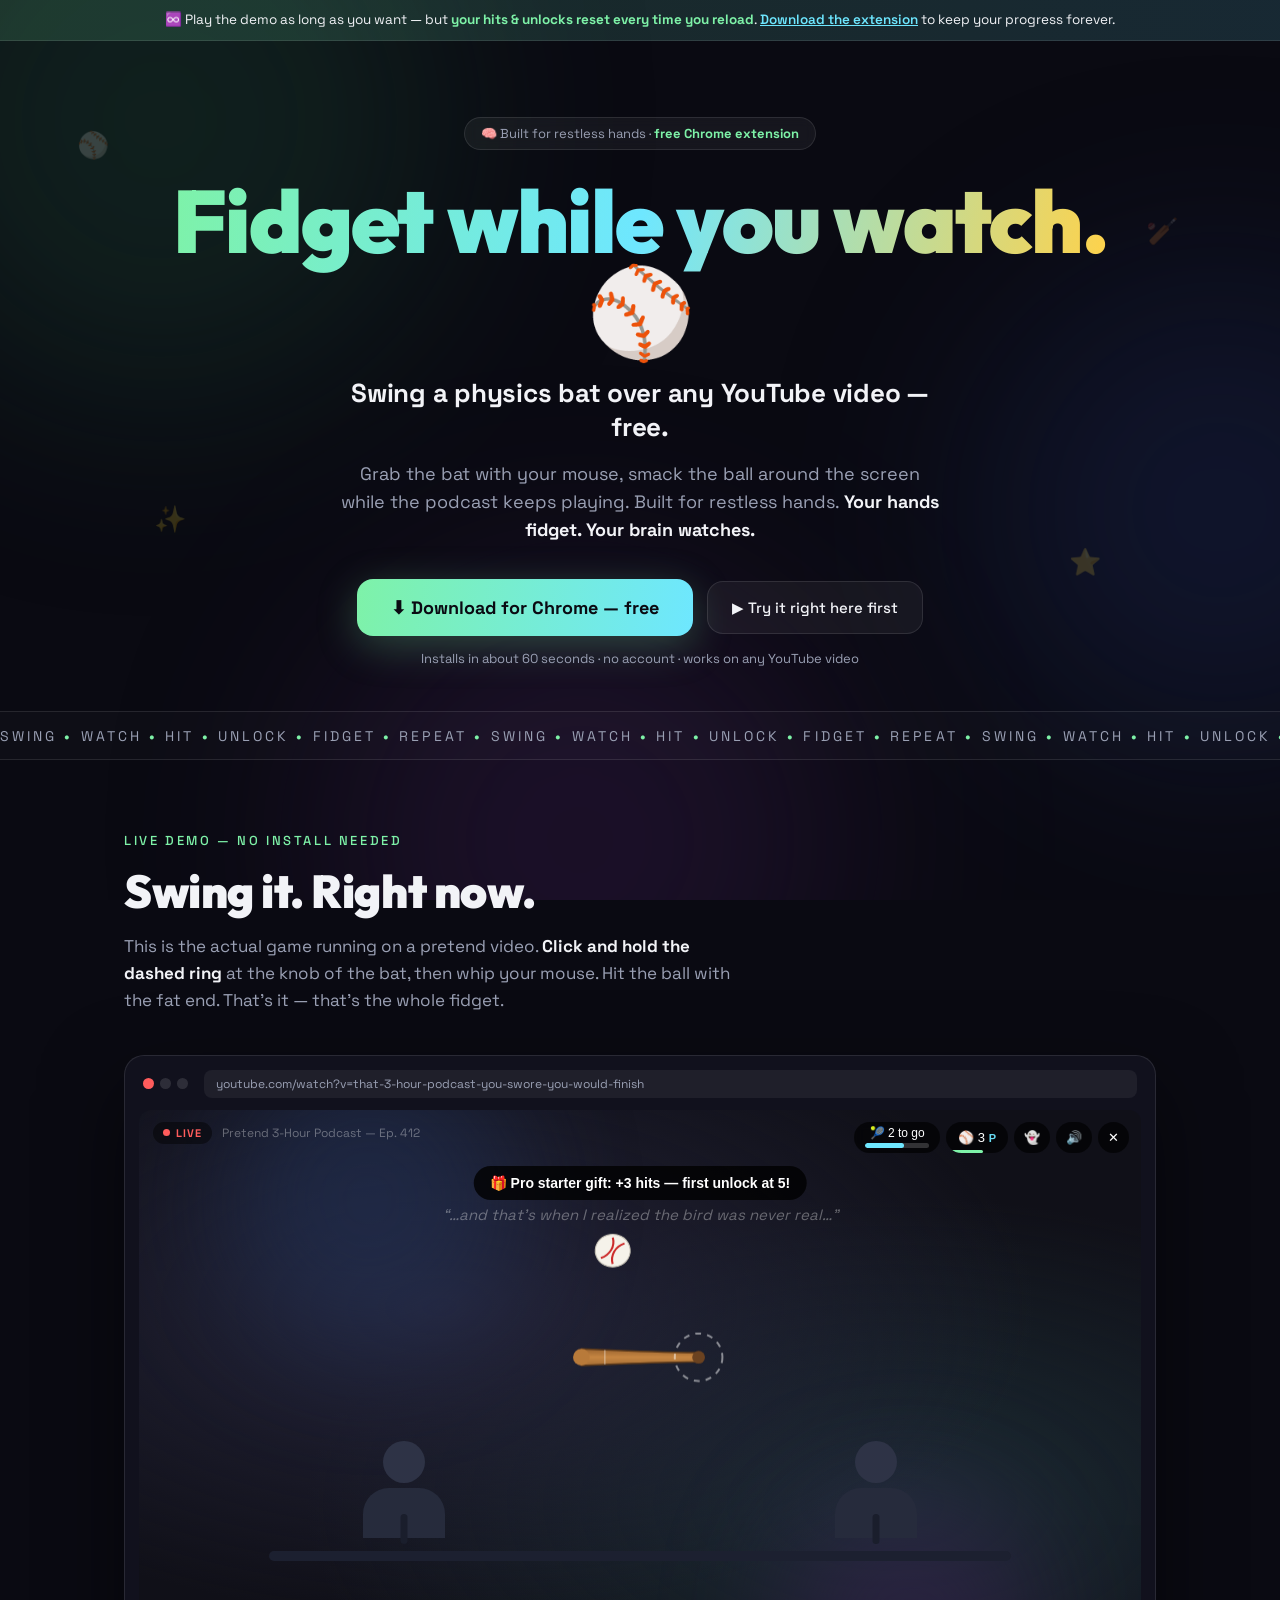
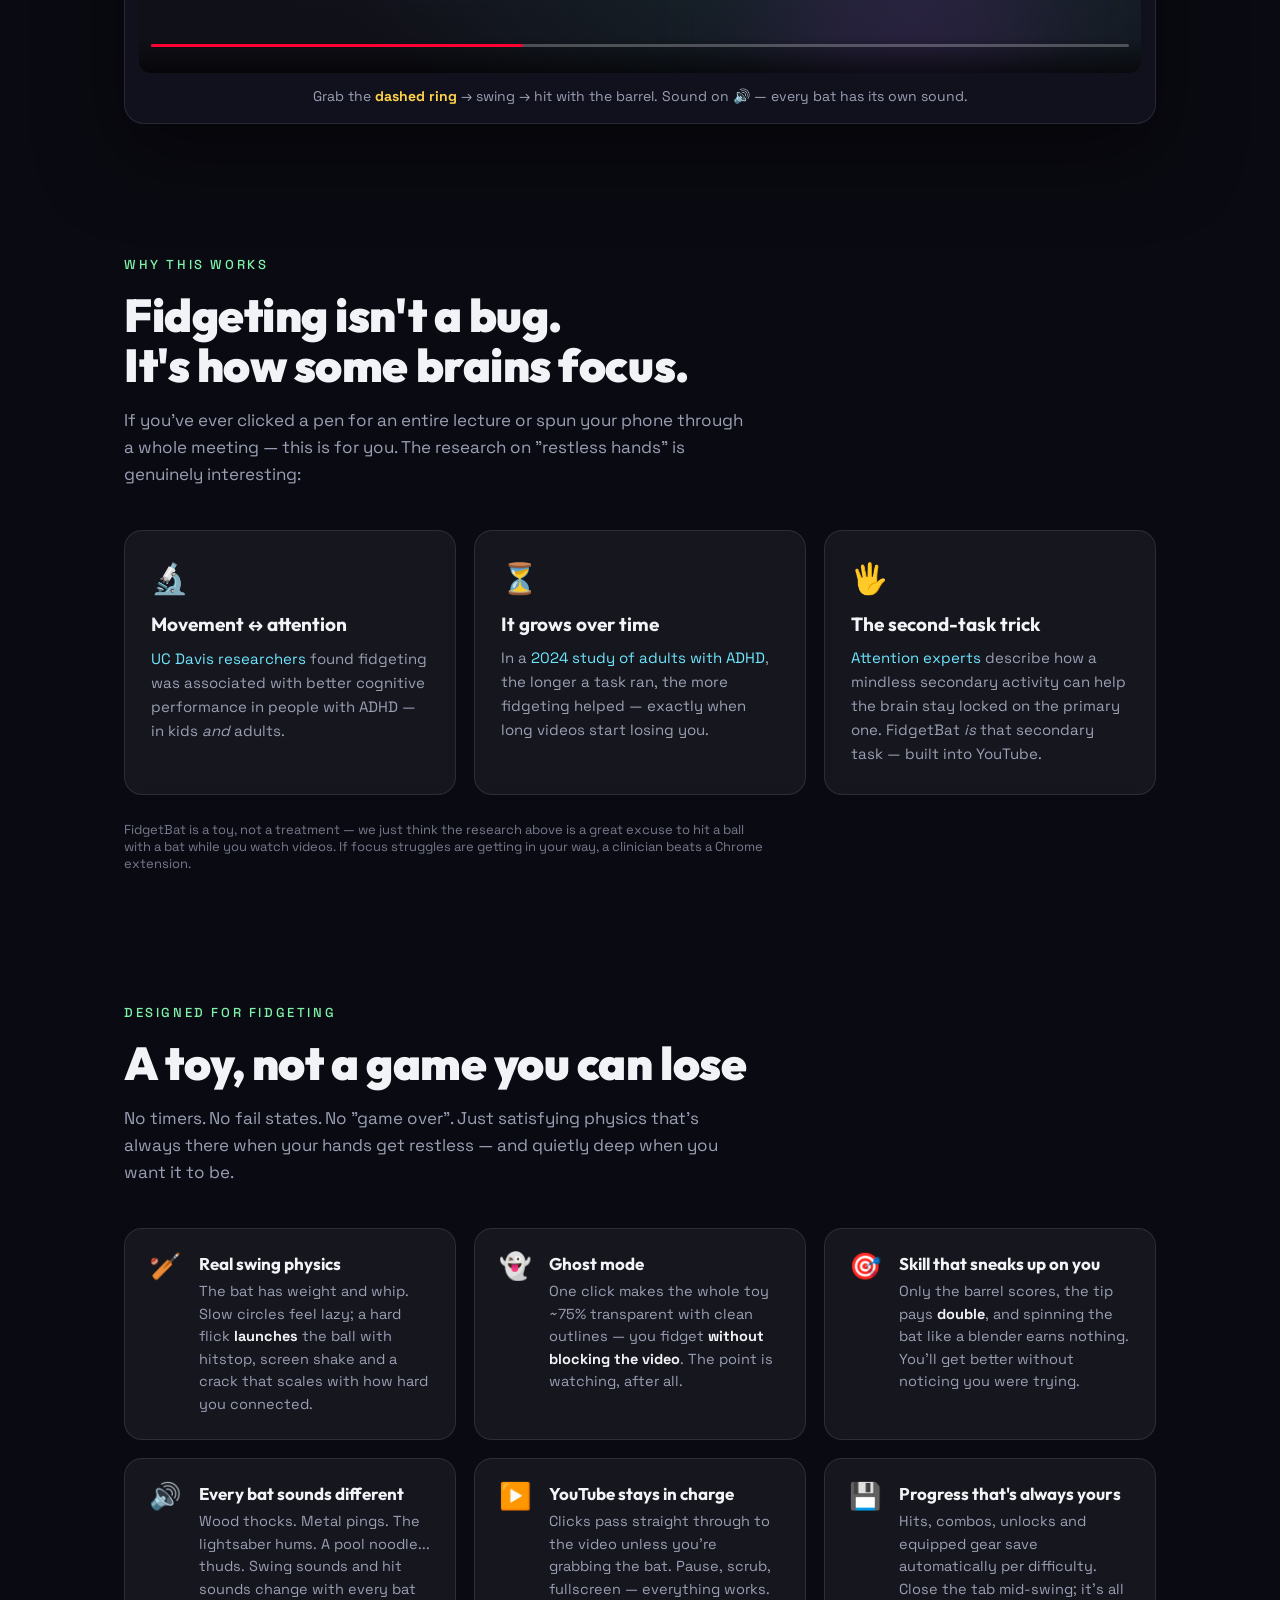
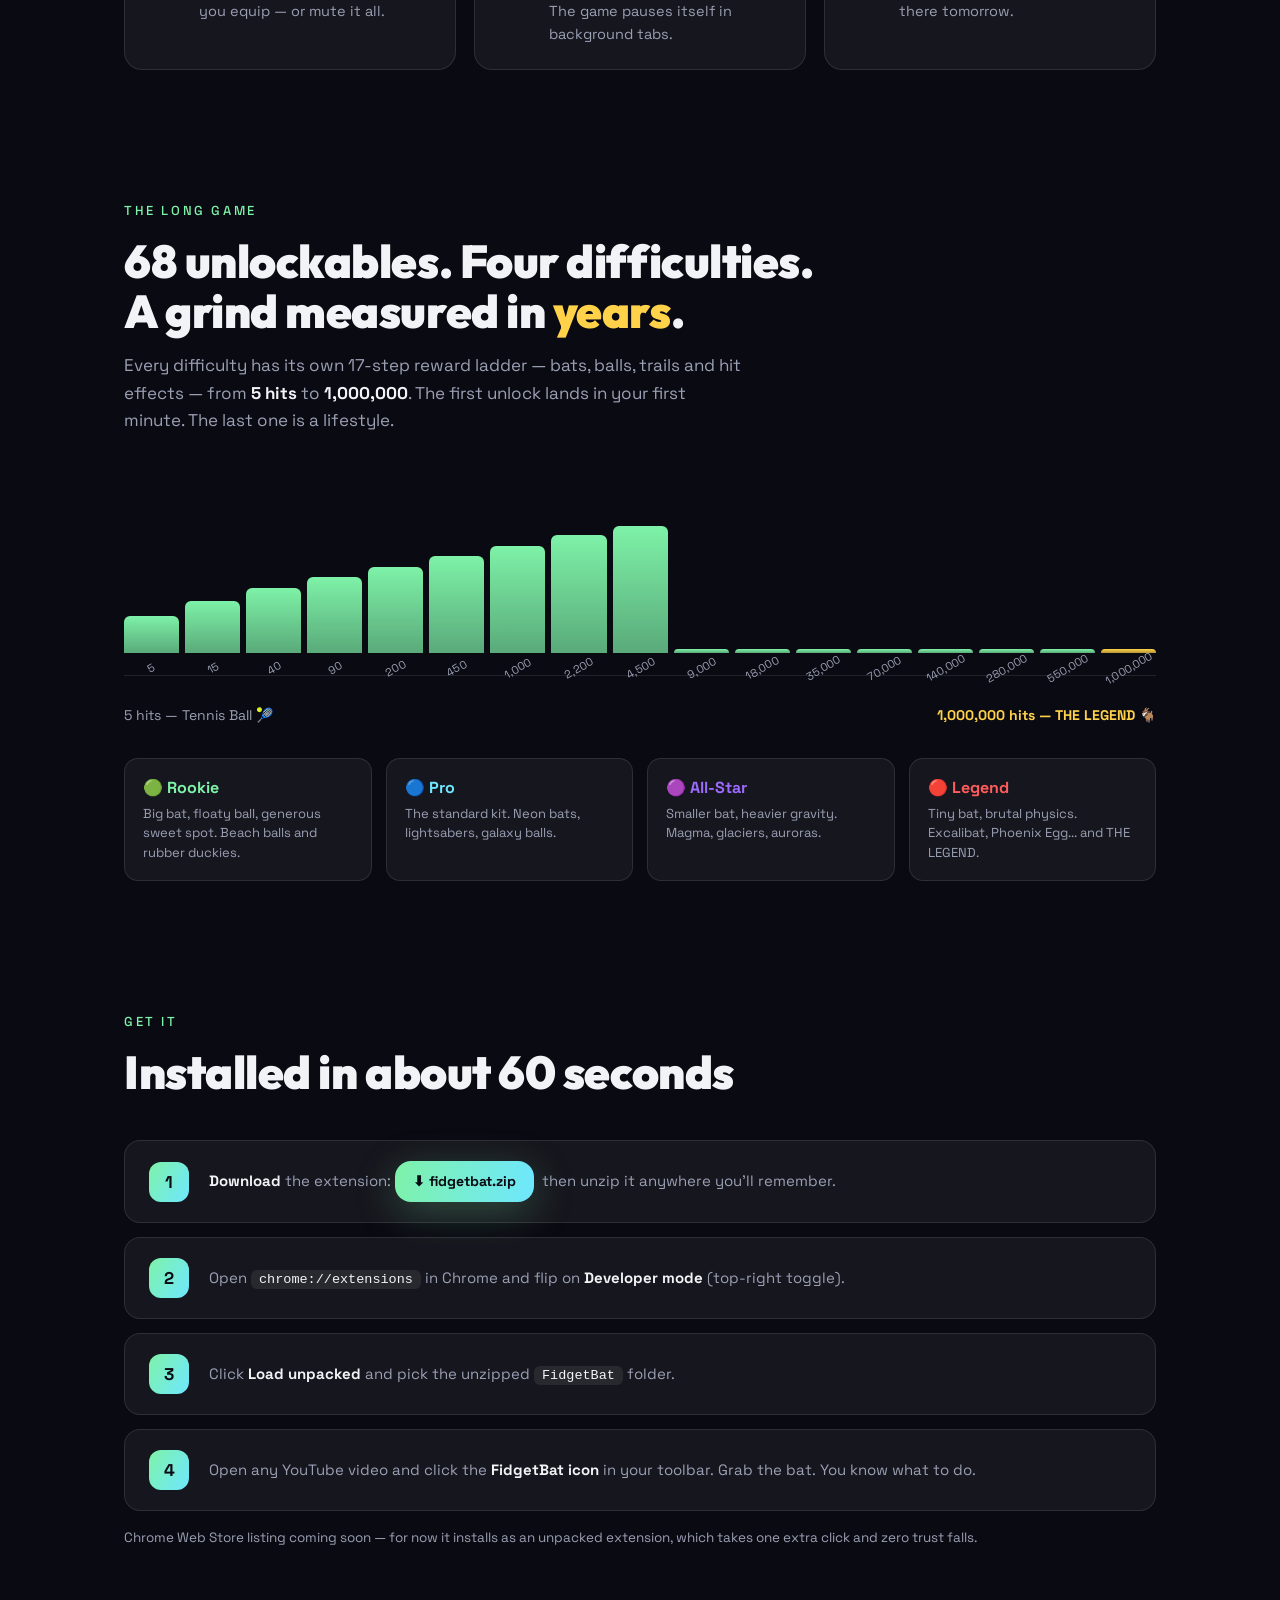
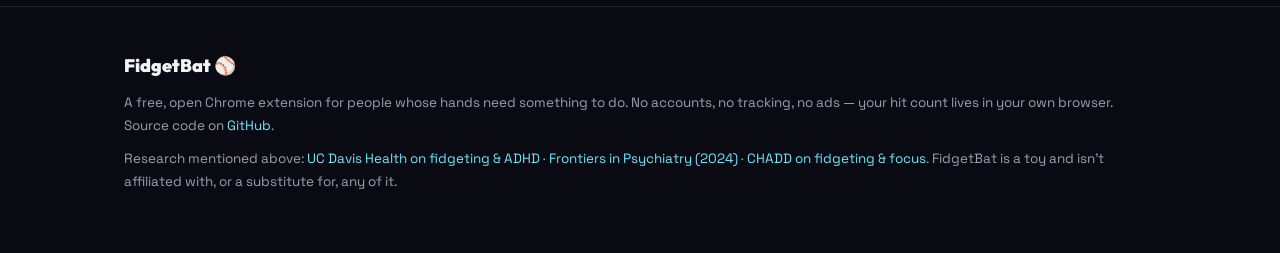
<file: docs/index.html>
<!DOCTYPE html>
<html lang="en">
<head>
<meta charset="utf-8" />
<meta name="viewport" content="width=device-width, initial-scale=1" />
<title>FidgetBat — fidget while you watch YouTube</title>
<meta name="description" content="A physics bat-and-ball fidget toy that floats over your YouTube videos. Built for restless hands. Swing, hit, unlock — while you watch." />
<link rel="preconnect" href="https://fonts.googleapis.com" />
<link rel="preconnect" href="https://fonts.gstatic.com" crossorigin />
<link href="https://fonts.googleapis.com/css2?family=Space+Grotesk:wght@400;500;700&family=Outfit:wght@800;900&display=swap" rel="stylesheet" />
<link rel="stylesheet" href="assets/overlay.css" />
<style>
  :root {
    --bg: #0a0a12;
    --bg2: #11111d;
    --ink: #f2f3f7;
    --dim: #9aa0b4;
    --green: #7ef2a8;
    --cyan: #6ee7ff;
    --gold: #ffd24a;
    --red: #ff5c5c;
    --purple: #9d6bff;
    --card: rgba(255, 255, 255, 0.05);
    --line: rgba(255, 255, 255, 0.1);
  }
  * { box-sizing: border-box; margin: 0; padding: 0; }
  html { scroll-behavior: smooth; }
  body {
    background: var(--bg);
    color: var(--ink);
    font-family: 'Space Grotesk', -apple-system, sans-serif;
    overflow-x: hidden;
  }
  h1, h2, h3, .display { font-family: 'Outfit', 'Space Grotesk', sans-serif; }

  .topnote {
    position: relative; z-index: 5; text-align: center;
    background: linear-gradient(90deg, rgba(126,242,168,0.14), rgba(110,231,255,0.14));
    border-bottom: 1px solid var(--line);
    color: var(--ink); font-size: 13.5px; line-height: 1.5;
    padding: 10px 18px;
  }
  .topnote b { color: var(--green); }
  .topnote a { color: var(--cyan); text-decoration: underline; font-weight: 600; }
  @media (max-width: 560px) { .topnote { font-size: 12.5px; padding: 9px 14px; } }

  /* ---- animated background blobs ---- */
  .blobs { position: fixed; inset: 0; z-index: -2; overflow: hidden; }
  .blob {
    position: absolute; border-radius: 50%; filter: blur(110px); opacity: 0.35;
    animation: drift 26s ease-in-out infinite alternate;
  }
  .blob.b1 { width: 560px; height: 560px; background: #1d4a35; top: -160px; left: -120px; }
  .blob.b2 { width: 480px; height: 480px; background: #1d2b5e; top: 30%; right: -180px; animation-delay: -8s; }
  .blob.b3 { width: 520px; height: 520px; background: #3d1d52; bottom: -200px; left: 25%; animation-delay: -16s; }
  @keyframes drift {
    from { transform: translate(0, 0) scale(1); }
    to { transform: translate(70px, -50px) scale(1.15); }
  }

  /* ---- floating doodads ---- */
  .doodad {
    position: absolute; font-size: 26px; opacity: 0.18; pointer-events: none; z-index: -1;
    animation: floaty 7s ease-in-out infinite alternate;
  }
  @keyframes floaty {
    from { transform: translateY(0) rotate(-12deg); }
    to { transform: translateY(-26px) rotate(14deg); }
  }

  .wrap { max-width: 1080px; margin: 0 auto; padding: 0 24px; }

  /* ---- hero ---- */
  /* Full-bleed hero — the whole strip is the interactive zone. */
  #hero { position: relative; padding: 76px 0 0; text-align: center; overflow: hidden; }
  #hero .hero-inner { max-width: 1080px; margin: 0 auto; padding: 0 24px; }
  /* A mini game-bat dangles from the cursor — the app, demoed by the mouse. */
  .cursor-bat {
    position: absolute; left: 0; top: 0; width: 80px; height: 16px;
    pointer-events: none; z-index: 2; transform-origin: 7px 8px;
    opacity: 0; transition: opacity 0.25s ease;
    filter: drop-shadow(0 3px 6px rgba(0, 0, 0, 0.45));
  }
  .badge {
    display: inline-block; border: 1px solid var(--line); border-radius: 999px;
    padding: 7px 16px; font-size: 13px; color: var(--dim); margin-bottom: 26px;
    background: var(--card); backdrop-filter: blur(6px);
  }
  .badge b { color: var(--green); }
  h1 {
    font-size: clamp(44px, 8vw, 88px); font-weight: 900; line-height: 1.02;
    letter-spacing: -0.02em;
  }
  h1 .zap {
    background: linear-gradient(100deg, var(--green), var(--cyan), var(--gold));
    -webkit-background-clip: text; background-clip: text; color: transparent;
  }
  h1 .wiggle { display: inline-block; animation: wiggle 1.6s ease-in-out infinite; }
  @keyframes wiggle {
    0%, 100% { transform: rotate(-4deg); }
    50% { transform: rotate(5deg) translateY(-3px); }
  }
  .hero-tagline {
    margin: 20px auto 0; max-width: 640px;
    font-size: clamp(18px, 3vw, 26px); font-weight: 700; color: var(--ink);
    letter-spacing: -0.01em;
  }
  .sub {
    margin: 16px auto 0; max-width: 600px; font-size: clamp(15px, 2.2vw, 18px);
    color: var(--dim); line-height: 1.55;
  }
  .sub b { color: var(--ink); }
  .cta-row { margin-top: 36px; display: flex; gap: 14px; justify-content: center; flex-wrap: wrap; align-items: center; }
  .cta {
    display: inline-block; text-decoration: none; color: #0a0a12; font-weight: 700;
    font-size: 18px; padding: 17px 34px; border-radius: 16px;
    background: linear-gradient(100deg, var(--green), var(--cyan));
    box-shadow: 0 10px 40px rgba(126, 242, 168, 0.25);
    transition: transform 0.15s ease, box-shadow 0.15s ease;
  }
  .cta:hover { transform: scale(1.05) rotate(-1deg); box-shadow: 0 14px 50px rgba(126, 242, 168, 0.4); }
  .cta:active { transform: scale(0.97); }
  .cta-note { font-size: 13px; color: var(--dim); }
  .cta-ghost {
    text-decoration: none; color: var(--ink); font-weight: 500; font-size: 15px;
    padding: 16px 24px; border-radius: 16px; border: 1px solid var(--line); background: var(--card);
    transition: background 0.15s ease;
  }
  .cta-ghost:hover { background: rgba(255,255,255,0.1); }

  /* ---- marquee ---- */
  .marquee {
    border-top: 1px solid var(--line); border-bottom: 1px solid var(--line);
    overflow: hidden; white-space: nowrap; padding: 13px 0; margin: 44px 0 0;
    background: rgba(255,255,255,0.02);
  }
  .marquee-inner { display: inline-block; animation: scroll 22s linear infinite; }
  .marquee span { font-size: 14px; letter-spacing: 0.22em; color: var(--dim); margin-right: 8px; }
  .marquee b { color: var(--green); }
  @keyframes scroll { from { transform: translateX(0); } to { transform: translateX(-50%); } }

  /* ---- sections ---- */
  section.wrap { padding: 72px 24px 60px; position: relative; }
  .kicker {
    font-size: 13px; letter-spacing: 0.2em; text-transform: uppercase; color: var(--green);
    margin-bottom: 18px; font-weight: 500;
  }
  h2 { font-size: clamp(30px, 5vw, 46px); font-weight: 900; letter-spacing: -0.01em; line-height: 1.08; }
  .lead { color: var(--dim); margin-top: 16px; max-width: 620px; font-size: 17px; line-height: 1.6; }
  .lead b, .lead a { color: var(--ink); }

  /* reveal on scroll */
  .rev { opacity: 0; transform: translateY(26px); transition: opacity 0.6s ease, transform 0.6s ease; }
  .rev.vis { opacity: 1; transform: none; }

  /* ---- demo ---- */
  .demo-shell {
    margin-top: 40px; border-radius: 20px; border: 1px solid var(--line);
    background: var(--bg2); padding: 14px; box-shadow: 0 30px 80px rgba(0,0,0,0.5);
  }
  .yt-chrome { display: flex; gap: 6px; padding: 0 4px 12px; align-items: center; }
  .yt-dot { width: 11px; height: 11px; border-radius: 50%; background: rgba(255,255,255,0.12); }
  .yt-dot.red { background: #ff5c5c; }
  .yt-url {
    flex: 1; min-width: 0; margin-left: 10px; background: rgba(255,255,255,0.06); border-radius: 8px;
    font-size: 12px; color: var(--dim); padding: 6px 12px; text-align: left;
    overflow: hidden; text-overflow: ellipsis; white-space: nowrap;
  }
  #movie_player {
    position: relative; width: 100%; aspect-ratio: 16 / 9; border-radius: 12px; overflow: hidden;
    background:
      radial-gradient(ellipse at 30% 35%, #232338 0%, transparent 60%),
      radial-gradient(ellipse at 75% 70%, #1b2b33 0%, transparent 55%),
      #101018;
  }
  /* fake "video" scene — a living podcast set so the demo feels like a real watch */
  .fake-video { position: absolute; inset: 0; overflow: hidden; pointer-events: none; }
  .fv-glow {
    position: absolute; border-radius: 50%; filter: blur(60px); opacity: 0.5;
    animation: fvdrift 14s ease-in-out infinite alternate;
  }
  .fv-glow.g1 { width: 300px; height: 300px; background: #23355c; top: -60px; left: 8%; }
  .fv-glow.g2 { width: 260px; height: 260px; background: #3a2354; bottom: -80px; right: 10%; animation-delay: -7s; }
  @keyframes fvdrift { from { transform: translate(0, 0); } to { transform: translate(40px, 24px); } }
  .fv-topline { position: absolute; top: 12px; left: 14px; display: flex; gap: 10px; align-items: center; }
  .fv-live {
    display: inline-flex; align-items: center; gap: 6px; font-size: 11px; font-weight: 700;
    letter-spacing: 0.08em; color: #ff5c5c; background: rgba(0, 0, 0, 0.45); padding: 4px 10px; border-radius: 999px;
  }
  .fv-live i { width: 7px; height: 7px; border-radius: 50%; background: #ff5c5c; animation: fvblink 1.4s ease-in-out infinite; }
  @keyframes fvblink { 0%, 100% { opacity: 1; } 50% { opacity: 0.25; } }
  .fv-title { font-size: 12px; color: rgba(255, 255, 255, 0.35); }
  .fv-caption {
    position: absolute; top: 17%; left: 10%; right: 10%; text-align: center;
    font-size: clamp(12px, 2vw, 15px); font-style: italic; color: rgba(255, 255, 255, 0.35);
    transition: opacity 0.35s ease;
  }
  .fv-host { position: absolute; bottom: 24%; width: 90px; }
  .fv-host.h1 { left: 22%; animation: fvbob 3.4s ease-in-out infinite; }
  .fv-host.h2 { right: 22%; animation: fvbob 4.1s ease-in-out infinite; animation-delay: -1.6s; }
  @keyframes fvbob { 0%, 100% { transform: translateY(0); } 50% { transform: translateY(-5px); } }
  .fv-head { display: block; width: 42px; height: 42px; border-radius: 50%; background: #2e3346; margin: 0 auto 5px; }
  .fv-body { display: block; width: 82px; height: 50px; border-radius: 26px 26px 0 0; background: #262b3c; margin: 0 auto; }
  .fv-mic {
    position: absolute; bottom: -6px; left: 50%; transform: translateX(-50%);
    width: 7px; height: 30px; border-radius: 4px; background: #1a1e2c;
  }
  .fv-desk { position: absolute; bottom: 20%; left: 13%; right: 13%; height: 10px; border-radius: 6px; background: #1c2030; }
  .fv-wave {
    position: absolute; bottom: 8%; left: 50%; transform: translateX(-50%);
    display: flex; gap: 3px; align-items: flex-end; height: 26px;
  }
  .fv-wave i { width: 3px; background: rgba(255, 255, 255, 0.3); border-radius: 2px; animation: fvwave 0.9s ease-in-out infinite alternate; }
  @keyframes fvwave { from { height: 4px; } to { height: 24px; } }
  .yt-bar { position: absolute; left: 0; right: 0; bottom: 0; height: 36px; background: linear-gradient(transparent, rgba(0,0,0,0.6)); }
  .yt-progress { position: absolute; left: 12px; right: 12px; bottom: 26px; height: 3px; background: rgba(255,255,255,0.25); border-radius: 2px; }
  .yt-progress i { display: block; height: 100%; width: 38%; background: #ff0033; border-radius: 2px; animation: watch 90s linear infinite; }
  @keyframes watch { from { width: 12%; } to { width: 96%; } }
  .demo-hint { text-align: center; color: var(--dim); font-size: 14px; padding: 14px 4px 4px; }
  .demo-hint b { color: var(--gold); }

  /* ---- science cards ---- */
  .grid3 { display: grid; grid-template-columns: repeat(auto-fit, minmax(270px, 1fr)); gap: 18px; margin-top: 42px; }
  .card {
    background: var(--card); border: 1px solid var(--line); border-radius: 18px;
    padding: 28px 26px; backdrop-filter: blur(6px);
    transition: transform 0.2s ease, border-color 0.2s ease;
  }
  .card:hover { transform: translateY(-5px); border-color: rgba(126, 242, 168, 0.35); }
  .card .ic { font-size: 30px; margin-bottom: 14px; display: inline-block; }
  .card h3 { font-size: 19px; margin-bottom: 10px; }
  .card p { color: var(--dim); font-size: 15px; line-height: 1.6; }
  .card p a { color: var(--cyan); text-decoration: none; }
  .card p a:hover { text-decoration: underline; }
  .fineprint { margin-top: 26px; font-size: 13px; color: var(--dim); opacity: 0.75; max-width: 640px; }

  /* ---- features ---- */
  .grid2 { display: grid; grid-template-columns: repeat(auto-fit, minmax(300px, 1fr)); gap: 18px; margin-top: 42px; }
  .feat { display: flex; gap: 18px; align-items: flex-start; background: var(--card); border: 1px solid var(--line); border-radius: 18px; padding: 24px; }
  .feat .ic { font-size: 26px; line-height: 1; }
  .feat h3 { font-size: 17px; margin-bottom: 6px; }
  .feat p { color: var(--dim); font-size: 14.5px; line-height: 1.55; }
  .feat p b { color: var(--ink); }

  /* ---- grind ladder ---- */
  .ladder {
    margin-top: 42px; display: flex; align-items: flex-end; gap: 6px; height: 200px;
    border-bottom: 1px solid var(--line); padding-bottom: 0;
  }
  /* height: 100% is load-bearing — without a definite rung height the bars'
     percentage heights resolve to auto and the growth animation never shows. */
  .rung { flex: 1; height: 100%; display: flex; flex-direction: column; justify-content: flex-end; align-items: center; gap: 8px; }
  .rung .bar {
    width: 100%; border-radius: 6px 6px 0 0;
    background: linear-gradient(180deg, var(--green), rgba(126, 242, 168, 0.08));
    background-size: 100% 300%;
    transition: height 1s cubic-bezier(0.34, 1.4, 0.4, 1); height: 4px;
    animation: barflow 3s ease-in-out infinite alternate;
  }
  @keyframes barflow { from { background-position-y: 0%; } to { background-position-y: 100%; } }
  .rung.gold .bar {
    background-image: linear-gradient(180deg, var(--gold), rgba(255, 210, 74, 0.1));
    animation: barflow 4s ease-in-out infinite alternate, goldglow 2.2s ease-in-out infinite;
  }
  @keyframes goldglow {
    0%, 100% { box-shadow: 0 0 6px rgba(255, 210, 74, 0.25); }
    50% { box-shadow: 0 0 22px rgba(255, 210, 74, 0.65); }
  }
  .rung .num { font-size: 11px; color: var(--dim); white-space: nowrap; transform: rotate(-30deg); transform-origin: center; }
  .ladder-cap { display: flex; justify-content: space-between; margin-top: 30px; color: var(--dim); font-size: 14px; }
  .ladder-cap b { color: var(--gold); }

  .diffs { display: grid; grid-template-columns: repeat(auto-fit, minmax(180px, 1fr)); gap: 14px; margin-top: 34px; }
  .diff { border: 1px solid var(--line); border-radius: 14px; padding: 18px; background: var(--card); }
  .diff h4 { font-size: 16px; margin-bottom: 6px; }
  .diff p { font-size: 13px; color: var(--dim); line-height: 1.5; }

  /* ---- install ---- */
  .steps { margin-top: 42px; display: grid; gap: 14px; counter-reset: step; }
  .step {
    display: flex; gap: 20px; align-items: center; background: var(--card);
    border: 1px solid var(--line); border-radius: 16px; padding: 20px 24px;
  }
  .step .n {
    flex: none; width: 40px; height: 40px; border-radius: 12px; display: grid; place-items: center;
    background: linear-gradient(120deg, var(--green), var(--cyan)); color: #0a0a12; font-weight: 800; font-size: 17px;
  }
  .step p { color: var(--dim); font-size: 15px; line-height: 1.5; }
  .step p b, .step code { color: var(--ink); }
  .step code { background: rgba(255,255,255,0.08); border-radius: 6px; padding: 2px 8px; font-size: 13.5px; }
  .webstore-note { margin-top: 18px; font-size: 13.5px; color: var(--dim); }

  /* ---- footer ---- */
  footer { border-top: 1px solid var(--line); padding: 44px 0 60px; color: var(--dim); font-size: 13.5px; line-height: 1.7; }
  footer a { color: var(--cyan); text-decoration: none; }
  footer a:hover { text-decoration: underline; }
  footer .brand { font-family: 'Outfit', sans-serif; font-weight: 900; font-size: 18px; color: var(--ink); margin-bottom: 10px; }

  /* ---- mobile ---- */
  @media (max-width: 560px) {
    #hero { padding: 52px 0 0; }
    #hero .hero-inner { padding: 0 18px; }
    .cursor-bat { display: none; }
    section.wrap { padding: 52px 18px 44px; }
    .badge { font-size: 12px; padding: 6px 12px; margin-bottom: 20px; }
    .cta { font-size: 16px; padding: 14px 24px; }
    .cta-ghost { font-size: 14px; padding: 13px 18px; }
    .marquee { margin-top: 36px; }
    .demo-shell { padding: 10px; }
    .dg-inner h3 { font-size: 22px; }
    .ladder { gap: 3px; height: 150px; }
    .rung .num { display: none; }
    .rung:first-child .num, .rung:last-child .num { display: block; font-size: 10px; transform: none; }
    .ladder-cap { font-size: 12px; gap: 10px; }
    .step { padding: 16px; gap: 14px; }
    .feat { padding: 18px; }
    .card { padding: 22px 18px; }
    /* The demo HUD gets tight on small screens — compact it and
       clear the fake-video chrome out of its way. */
    .fv-title { display: none; }
    .fv-caption { top: 32%; }
    .fb-hud { gap: 4px; top: 8px; right: 8px; }
    .fb-next { padding: 4px 8px; font-size: 11px; }
    .fb-next-track { width: 44px; }
    .fb-pill, .fb-close { font-size: 12px; padding: 6px 9px; }
  }

  @media (prefers-reduced-motion: reduce) {
    .blob, .doodad, .wiggle, .marquee-inner, .yt-progress i,
    .fv-glow, .fv-host, .fv-wave i, .fv-live i, .rung .bar { animation: none !important; }
    .rev { opacity: 1; transform: none; transition: none; }
  }
</style>
</head>
<body>

<div class="topnote">
  ♾️ Play the demo as long as you want — but <b>your hits &amp; unlocks reset every time you reload</b>. <a href="fidgetbat.zip" download>Download the extension</a> to keep your progress forever.
</div>

<div class="blobs">
  <div class="blob b1"></div>
  <div class="blob b2"></div>
  <div class="blob b3"></div>
</div>

<header id="hero">
  <span class="doodad" style="top:12%; left:6%;">⚾</span>
  <span class="doodad" style="top:24%; right:8%; animation-delay:-2s;">🏏</span>
  <span class="doodad" style="top:64%; left:12%; animation-delay:-4s;">✨</span>
  <span class="doodad" style="top:70%; right:14%; animation-delay:-5.5s;">⭐</span>

  <div class="hero-inner">
  <div class="badge">🧠 Built for restless hands · <b>free Chrome extension</b></div>
  <h1><span class="zap">Fidget while you watch.</span> <span class="wiggle">⚾</span></h1>
  <p class="hero-tagline">Swing a physics bat over any YouTube video — free.</p>
  <p class="sub">
    Grab the bat with your mouse, smack the ball around the screen while the
    podcast keeps playing. Built for restless hands. <b>Your hands fidget. Your brain watches.</b>
  </p>
  <div class="cta-row">
    <a class="cta" href="fidgetbat.zip" download>⬇ Download for Chrome — free</a>
    <a class="cta-ghost" href="#demo">▶ Try it right here first</a>
  </div>
  <p class="cta-note" style="margin-top:14px;">Installs in about 60 seconds · no account · works on any YouTube video</p>
  </div>

  <div class="marquee" aria-hidden="true">
    <div class="marquee-inner">
      <span>SWING <b>•</b> WATCH <b>•</b> HIT <b>•</b> UNLOCK <b>•</b> FIDGET <b>•</b> REPEAT <b>•</b></span><span>SWING <b>•</b> WATCH <b>•</b> HIT <b>•</b> UNLOCK <b>•</b> FIDGET <b>•</b> REPEAT <b>•</b></span><span>SWING <b>•</b> WATCH <b>•</b> HIT <b>•</b> UNLOCK <b>•</b> FIDGET <b>•</b> REPEAT <b>•</b></span><span>SWING <b>•</b> WATCH <b>•</b> HIT <b>•</b> UNLOCK <b>•</b> FIDGET <b>•</b> REPEAT <b>•</b></span>
    </div>
  </div>
</header>

<section id="demo" class="wrap rev">
  <p class="kicker">Live demo — no install needed</p>
  <h2>Swing it. Right now.</h2>
  <p class="lead">This is the actual game running on a pretend video. <b>Click and hold the dashed ring</b> at the knob of the bat, then whip your mouse. Hit the ball with the fat end. That's it — that's the whole fidget.</p>
  <div class="demo-shell">
    <div class="yt-chrome">
      <span class="yt-dot red"></span><span class="yt-dot"></span><span class="yt-dot"></span>
      <span class="yt-url">youtube.com/watch?v=that-3-hour-podcast-you-swore-you-would-finish</span>
    </div>
    <div id="movie_player">
      <div class="fake-video" aria-hidden="true">
        <div class="fv-glow g1"></div>
        <div class="fv-glow g2"></div>
        <div class="fv-topline">
          <span class="fv-live"><i></i> LIVE</span>
          <span class="fv-title">Pretend 3-Hour Podcast — Ep. 412</span>
        </div>
        <div class="fv-caption">“…and that's when I realized the bird was never real…”</div>
        <div class="fv-host h1"><i class="fv-head"></i><i class="fv-body"></i><i class="fv-mic"></i></div>
        <div class="fv-host h2"><i class="fv-head"></i><i class="fv-body"></i><i class="fv-mic"></i></div>
        <div class="fv-desk"></div>
        <div class="fv-wave"></div>
      </div>
      <div class="yt-bar"></div>
      <div class="yt-progress"><i></i></div>
    </div>
    <p class="demo-hint">Grab the <b>dashed ring</b> → swing → hit with the barrel. Sound on 🔊 — every bat has its own sound.</p>
  </div>
</section>

<section class="wrap rev">
  <p class="kicker">Why this works</p>
  <h2>Fidgeting isn't a bug.<br />It's how some brains focus.</h2>
  <p class="lead">If you've ever clicked a pen for an entire lecture or spun your phone through a whole meeting — this is for you. The research on "restless hands" is genuinely interesting:</p>
  <div class="grid3">
    <div class="card">
      <span class="ic">🔬</span>
      <h3>Movement ↔ attention</h3>
      <p><a href="https://health.ucdavis.edu/news/headlines/does-fidgeting-help-people-with-adhd-focus-/2024/10" target="_blank" rel="noopener">UC Davis researchers</a> found fidgeting was associated with better cognitive performance in people with ADHD — in kids <em>and</em> adults.</p>
    </div>
    <div class="card">
      <span class="ic">⏳</span>
      <h3>It grows over time</h3>
      <p>In a <a href="https://www.frontiersin.org/journals/psychiatry/articles/10.3389/fpsyt.2024.1394096/full" target="_blank" rel="noopener">2024 study of adults with ADHD</a>, the longer a task ran, the more fidgeting helped — exactly when long videos start losing you.</p>
    </div>
    <div class="card">
      <span class="ic">🖐️</span>
      <h3>The second-task trick</h3>
      <p><a href="https://chadd.org/attention-article/how-does-fidgeting-enhance-focus-for-individuals-with-adhd/" target="_blank" rel="noopener">Attention experts</a> describe how a mindless secondary activity can help the brain stay locked on the primary one. FidgetBat <em>is</em> that secondary task — built into YouTube.</p>
    </div>
  </div>
  <p class="fineprint">FidgetBat is a toy, not a treatment — we just think the research above is a great excuse to hit a ball with a bat while you watch videos. If focus struggles are getting in your way, a clinician beats a Chrome extension.</p>
</section>

<section class="wrap rev">
  <p class="kicker">Designed for fidgeting</p>
  <h2>A toy, not a game you can lose</h2>
  <p class="lead">No timers. No fail states. No "game over". Just satisfying physics that's always there when your hands get restless — and quietly deep when you want it to be.</p>
  <div class="grid2">
    <div class="feat"><span class="ic">🏏</span><div><h3>Real swing physics</h3><p>The bat has weight and whip. Slow circles feel lazy; a hard flick <b>launches</b> the ball with hitstop, screen shake and a crack that scales with how hard you connected.</p></div></div>
    <div class="feat"><span class="ic">👻</span><div><h3>Ghost mode</h3><p>One click makes the whole toy ~75% transparent with clean outlines — you fidget <b>without blocking the video</b>. The point is watching, after all.</p></div></div>
    <div class="feat"><span class="ic">🎯</span><div><h3>Skill that sneaks up on you</h3><p>Only the barrel scores, the tip pays <b>double</b>, and spinning the bat like a blender earns nothing. You'll get better without noticing you were trying.</p></div></div>
    <div class="feat"><span class="ic">🔊</span><div><h3>Every bat sounds different</h3><p>Wood thocks. Metal pings. The lightsaber hums. A pool noodle... thuds. Swing sounds and hit sounds change with every bat you equip — or mute it all.</p></div></div>
    <div class="feat"><span class="ic">▶️</span><div><h3>YouTube stays in charge</h3><p>Clicks pass straight through to the video unless you're grabbing the bat. Pause, scrub, fullscreen — everything works. The game pauses itself in background tabs.</p></div></div>
    <div class="feat"><span class="ic">💾</span><div><h3>Progress that's always yours</h3><p>Hits, combos, unlocks and equipped gear save automatically per difficulty. Close the tab mid-swing; it's all there tomorrow.</p></div></div>
  </div>
</section>

<section class="wrap rev">
  <p class="kicker">The long game</p>
  <h2><span id="count-unlocks">68</span> unlockables. Four difficulties.<br />A grind measured in <span style="color:var(--gold)">years</span>.</h2>
  <p class="lead">Every difficulty has its own 17-step reward ladder — bats, balls, trails and hit effects — from <b>5 hits</b> to <b>1,000,000</b>. The first unlock lands in your first minute. The last one is a lifestyle.</p>
  <div class="ladder" id="ladder" aria-hidden="true"></div>
  <div class="ladder-cap"><span>5 hits — Tennis Ball 🎾</span><span><b>1,000,000 hits — THE LEGEND 🐐</b></span></div>
  <div class="diffs">
    <div class="diff"><h4 style="color:var(--green)">🟢 Rookie</h4><p>Big bat, floaty ball, generous sweet spot. Beach balls and rubber duckies.</p></div>
    <div class="diff"><h4 style="color:var(--cyan)">🔵 Pro</h4><p>The standard kit. Neon bats, lightsabers, galaxy balls.</p></div>
    <div class="diff"><h4 style="color:var(--purple)">🟣 All-Star</h4><p>Smaller bat, heavier gravity. Magma, glaciers, auroras.</p></div>
    <div class="diff"><h4 style="color:var(--red)">🔴 Legend</h4><p>Tiny bat, brutal physics. Excalibat, Phoenix Egg... and THE LEGEND.</p></div>
  </div>
</section>

<section class="wrap rev" id="install">
  <p class="kicker">Get it</p>
  <h2>Installed in about 60 seconds</h2>
  <div class="steps">
    <div class="step"><span class="n">1</span><p><b>Download</b> the extension: <a class="cta" style="font-size:14px; padding:10px 18px;" href="fidgetbat.zip" download>⬇ fidgetbat.zip</a> &nbsp;then unzip it anywhere you'll remember.</p></div>
    <div class="step"><span class="n">2</span><p>Open <code>chrome://extensions</code> in Chrome and flip on <b>Developer mode</b> (top-right toggle).</p></div>
    <div class="step"><span class="n">3</span><p>Click <b>Load unpacked</b> and pick the unzipped <code>FidgetBat</code> folder.</p></div>
    <div class="step"><span class="n">4</span><p>Open any YouTube video and click the <b>FidgetBat icon</b> in your toolbar. Grab the bat. You know what to do.</p></div>
  </div>
  <p class="webstore-note">Chrome Web Store listing coming soon — for now it installs as an unpacked extension, which takes one extra click and zero trust falls.</p>
</section>

<footer>
  <div class="wrap">
    <div class="brand">FidgetBat ⚾</div>
    <p>A free, open Chrome extension for people whose hands need something to do. No accounts, no tracking, no ads — your hit count lives in your own browser. Source code on <a href="https://github.com/matur1022/fidgetbat" target="_blank" rel="noopener">GitHub</a>.</p>
    <p style="margin-top:10px;">Research mentioned above: <a href="https://health.ucdavis.edu/news/headlines/does-fidgeting-help-people-with-adhd-focus-/2024/10" target="_blank" rel="noopener">UC Davis Health on fidgeting &amp; ADHD</a> · <a href="https://www.frontiersin.org/journals/psychiatry/articles/10.3389/fpsyt.2024.1394096/full" target="_blank" rel="noopener">Frontiers in Psychiatry (2024)</a> · <a href="https://chadd.org/attention-article/how-does-fidgeting-enhance-focus-for-individuals-with-adhd/" target="_blank" rel="noopener">CHADD on fidgeting &amp; focus</a>. FidgetBat is a toy and isn't affiliated with, or a substitute for, any of it.</p>
  </div>
</footer>

<script>
  // ---- chrome.* stub so the real extension content script runs as a web demo ----
  window.chrome = window.chrome || {};
  window.chrome.runtime = { onMessage: { addListener(fn) { window.__fbOnMessage = fn; } } };
  // Ephemeral, in-memory only — the demo never persists, so reloading the
  // page wipes all progress. That's the hook: to KEEP your hits and unlocks,
  // download the extension.
  const demoStore = {};
  window.chrome.storage = {
    local: {
      get(keys, cb) { cb({ ...demoStore }); },
      set(obj) { Object.assign(demoStore, obj); },
    },
  };
</script>
<script src="assets/fidgetbat.js"></script>
<script>
  // Auto-start the demo once the player exists. Play as long as you like —
  // the only catch is progress doesn't save here (see the reset note).
  setTimeout(() => { if (window.__fidgetBatToggle) window.__fidgetBatToggle(); }, 300);

  // Hero: a mini game-bat dangles from the cursor (same physics idea as the
  // real toy — pinned handle, swinging barrel) + doodad parallax.
  // Skipped entirely for reduced-motion users.
  if (!matchMedia('(prefers-reduced-motion: reduce)').matches) {
    const heroEl = document.getElementById('hero');
    const doodads = [...heroEl.querySelectorAll('.doodad')];
    const batEl = document.createElement('div');
    batEl.className = 'cursor-bat';
    batEl.innerHTML = `<svg viewBox="0 0 80 16" width="80" height="16" xmlns="http://www.w3.org/2000/svg">
      <defs><linearGradient id="cbg" x1="0" y1="0" x2="1" y2="0">
        <stop offset="0" stop-color="#7a4a22"/><stop offset="0.55" stop-color="#a8743a"/><stop offset="1" stop-color="#c68642"/>
      </linearGradient></defs>
      <path d="M6 8 Q 34 5.5 76 2 Q 79 8 76 14 Q 34 10.5 6 8 Z" fill="url(#cbg)"/>
      <circle cx="7" cy="8" r="4" fill="#6b4220"/>
    </svg>`;
    heroEl.appendChild(batEl);

    const BAT_LEN = 66;
    let mx = 0, my = 0, hx = 0, hy = 0, phx = 0, phy = 0;
    const tip = { x: 0, y: 0, px: 0, py: 0 };
    let shown = false, animating = false;

    // Trackpad support — mouse behavior stays untouched.
    // Trackpads reveal themselves via their wheel signature: pixel-mode
    // events with fractional, small, or horizontal deltas. Once detected,
    // short slow strokes get a whip boost (trackpad strokes are tiny
    // compared to mouse sweeps). Mice never trip this detector.
    let trackpadScore = 0, isTrackpad = false;
    window.addEventListener('wheel', (e) => {
      if (isTrackpad) return;
      const fractional = e.deltaY % 1 !== 0 || e.deltaX % 1 !== 0;
      const trackpadish = e.deltaMode === 0 && (e.deltaX !== 0 || fractional || Math.abs(e.deltaY) < 40);
      trackpadScore += trackpadish ? 1 : -2;
      if (trackpadScore >= 4) isTrackpad = true;
    }, { passive: true });

    // Two-finger flicks over the hero kick the barrel — the natural
    // trackpad gesture becomes a way to swing the bat. Scrolling itself
    // is never blocked (passive). Works for wheel mice too, as a bonus.
    heroEl.addEventListener('wheel', (e) => {
      if (!shown) return;
      const kx = Math.max(-60, Math.min(60, e.deltaX)) * 0.35;
      const ky = Math.max(-60, Math.min(60, e.deltaY)) * 0.35;
      tip.px += kx;
      tip.py += ky;
      if (!animating) { animating = true; requestAnimationFrame(heroTick); }
    }, { passive: true });

    heroEl.addEventListener('mousemove', (e) => {
      const r = heroEl.getBoundingClientRect();
      mx = e.clientX - r.left;
      my = e.clientY - r.top;
      if (!shown) {
        shown = true;
        hx = mx; hy = my;
        phx = hx; phy = hy; // no phantom whip on the first frame
        tip.x = mx + BAT_LEN; tip.y = my;
        tip.px = tip.x; tip.py = tip.y;
        batEl.style.opacity = 1;
      }
      if (!animating) { animating = true; requestAnimationFrame(heroTick); }
    });
    heroEl.addEventListener('mouseleave', () => {
      shown = false;
      batEl.style.opacity = 0;
    });

    function heroTick() {
      // Handle eases to the cursor; tip is a verlet point with gravity,
      // constrained to bat length — so the barrel swings and dangles.
      hx += (mx - hx) * 0.3;
      hy += (my - hy) * 0.3;
      if (isTrackpad) {
        // Whip amplifier: feed a share of the handle's motion straight into
        // the barrel so small trackpad strokes still swing satisfyingly.
        tip.px -= (hx - phx) * 0.55;
        tip.py -= (hy - phy) * 0.55;
      }
      phx = hx; phy = hy;
      const vx = (tip.x - tip.px) * 0.985;
      const vy = (tip.y - tip.py) * 0.985;
      tip.px = tip.x; tip.py = tip.y;
      tip.x += vx;
      tip.y += vy + 0.5; // gravity — the bat hangs when you stop
      const dx = tip.x - hx, dy = tip.y - hy;
      const d = Math.hypot(dx, dy) || 1;
      tip.x = hx + (dx / d) * BAT_LEN;
      tip.y = hy + (dy / d) * BAT_LEN;
      const ang = Math.atan2(tip.y - hy, tip.x - hx);
      batEl.style.transform = `translate(${hx - 7}px, ${hy - 8}px) rotate(${ang}rad)`;

      const r = heroEl.getBoundingClientRect();
      const px = hx / r.width - 0.5, py = hy / r.height - 0.5;
      doodads.forEach((dd, i) => {
        // Margins, not transforms, so the floaty animation keeps running.
        const depth = 18 + (i % 4) * 12;
        dd.style.marginLeft = (-px * depth) + 'px';
        dd.style.marginTop = (-py * depth) + 'px';
      });

      if (shown) {
        requestAnimationFrame(heroTick);
      } else {
        animating = false;
      }
    }
  }

  // Fake-podcast waveform: bars with randomized rhythm so it reads as "audio playing".
  const waveEl = document.querySelector('.fv-wave');
  for (let i = 0; i < 26; i++) {
    const b = document.createElement('i');
    b.style.animationDuration = (0.5 + Math.random() * 0.9).toFixed(2) + 's';
    b.style.animationDelay = (-Math.random() * 1.5).toFixed(2) + 's';
    waveEl.appendChild(b);
  }

  // Cycling captions — the "someone is talking" effect.
  const CAPTIONS = [
    '“…and that\'s when I realized the bird was never real…”',
    '“okay but hear me out: medieval guys would\'ve loved escalators”',
    '“we\'ll get to the actual topic right after this tangent”',
    '“so anyway, that\'s the entire history of salt”',
    '“wait — are we still recording?”',
    '“my guy unlocked the lightsaber bat and called in sick”',
  ];
  const capEl = document.querySelector('.fv-caption');
  let capI = 0;
  setInterval(() => {
    capI = (capI + 1) % CAPTIONS.length;
    capEl.style.opacity = 0;
    setTimeout(() => { capEl.textContent = CAPTIONS[capI]; capEl.style.opacity = 1; }, 350);
  }, 3800);

  // Count-up on "68 unlockables" when it scrolls into view.
  const countEl = document.getElementById('count-unlocks');
  const countIO = new IntersectionObserver((entries) => {
    if (!entries[0].isIntersecting) return;
    countIO.disconnect();
    let cur = 0;
    const tick = () => {
      cur += 2;
      if (cur >= 68) { countEl.textContent = '68'; return; }
      countEl.textContent = cur;
      requestAnimationFrame(tick);
    };
    tick();
  }, { threshold: 0.4 });
  countIO.observe(countEl);

  // Scroll-reveal.
  const io = new IntersectionObserver((entries) => {
    for (const e of entries) if (e.isIntersecting) { e.target.classList.add('vis'); io.unobserve(e.target); }
  }, { threshold: 0.12 });
  document.querySelectorAll('.rev').forEach((el) => io.observe(el));

  // Grind ladder bars (log scale so 1M doesn't flatten everything).
  const LADDER = [5, 15, 40, 90, 200, 450, 1000, 2200, 4500, 9000, 18000, 35000, 70000, 140000, 280000, 550000, 1000000];
  const ladderEl = document.getElementById('ladder');
  const maxLog = Math.log10(1000000);
  LADDER.forEach((v, i) => {
    const rung = document.createElement('div');
    rung.className = 'rung' + (i === LADDER.length - 1 ? ' gold' : '');
    rung.innerHTML = `<div class="bar"></div><div class="num">${v.toLocaleString()}</div>`;
    ladderEl.appendChild(rung);
  });
  const ladderIO = new IntersectionObserver((entries) => {
    if (entries[0].isIntersecting) {
      document.querySelectorAll('.rung').forEach((r, i) => {
        setTimeout(() => {
          r.querySelector('.bar').style.height = `${8 + (Math.log10(LADDER[i]) / maxLog) * 92}%`;
        }, i * 60);
      });
      ladderIO.disconnect();
    }
  }, { threshold: 0.3 });
  ladderIO.observe(ladderEl);
</script>
</body>
</html>
</file>
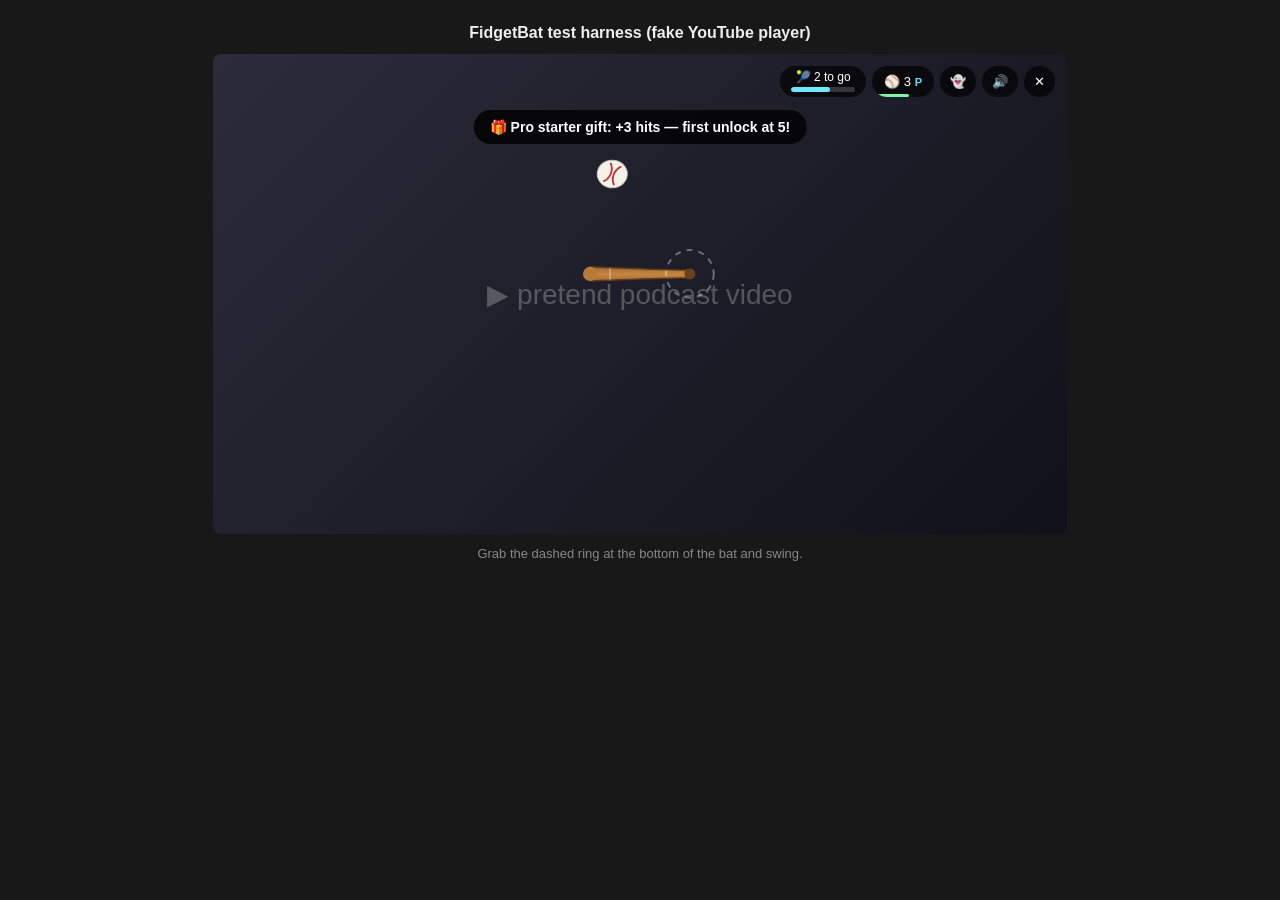
<file: test/index.html>
<!DOCTYPE html>
<html>
<head>
  <meta charset="utf-8" />
  <title>FidgetBat test harness</title>
  <link rel="stylesheet" href="../overlay.css" />
  <style>
    body { margin: 0; background: #181818; font-family: sans-serif; display: flex; flex-direction: column; align-items: center; gap: 12px; padding: 24px; }
    h1 { color: #eee; font-size: 16px; margin: 0; }
    /* Fake YouTube player */
    #movie_player {
      position: relative;
      width: 854px;
      height: 480px;
      background: linear-gradient(135deg, #2b2b3a, #11111a);
      border-radius: 8px;
      overflow: hidden;
    }
    #movie_player .fake-video {
      position: absolute;
      inset: 0;
      display: flex;
      align-items: center;
      justify-content: center;
      color: rgba(255,255,255,0.25);
      font-size: 28px;
    }
    .hint { color: #888; font-size: 13px; }
  </style>
</head>
<body>
  <h1>FidgetBat test harness (fake YouTube player)</h1>
  <div id="movie_player">
    <div class="fake-video">▶ pretend podcast video</div>
  </div>
  <div class="hint">Grab the dashed ring at the bottom of the bat and swing.</div>

  <script>
    // Stub the chrome extension APIs the content script touches.
    window.chrome = {
      runtime: {
        onMessage: { addListener(fn) { window.__fbOnMessage = fn; } },
      },
      storage: {
        local: {
          get(keys, cb) { cb(JSON.parse(localStorage.fb_store || '{}')); },
          set(obj) {
            const cur = JSON.parse(localStorage.fb_store || '{}');
            Object.assign(cur, obj);
            localStorage.fb_store = JSON.stringify(cur);
          },
        },
      },
    };
  </script>
  <script src="../content.js"></script>
  <script>
    // Auto-activate the overlay once loaded.
    setTimeout(() => window.__fidgetBatToggle(), 200);
  </script>
</body>
</html>
</file>
<file: docs/assets/overlay.css>
/* FidgetBat overlay styles */

.fb-overlay {
  position: absolute;
  inset: 0;
  z-index: 9999;
  pointer-events: none;
  overflow: hidden;
  font-family: -apple-system, BlinkMacSystemFont, "Segoe UI", Roboto, sans-serif;
}

.fb-canvas {
  position: absolute;
  inset: 0;
  width: 100%;
  height: 100%;
  pointer-events: none;
}

.fb-hud {
  position: absolute;
  top: 12px;
  right: 12px;
  display: flex;
  gap: 6px;
  pointer-events: auto;
}

.fb-pill {
  position: relative;
  overflow: hidden;
}

.fb-pill-bar {
  position: absolute;
  bottom: 0;
  left: 0;
  height: 3px;
  width: 0%;
  background: #7ef2a8;
  border-radius: 2px;
  transition: width 0.3s ease;
}

.fb-pill,
.fb-close {
  border: none;
  border-radius: 999px;
  background: rgba(0, 0, 0, 0.65);
  color: #fff;
  font-size: 13px;
  line-height: 1;
  padding: 7px 12px;
  cursor: pointer;
  backdrop-filter: blur(4px);
}

.fb-pill:hover,
.fb-close:hover {
  background: rgba(0, 0, 0, 0.85);
}

.fb-close {
  padding: 7px 10px;
}

.fb-ghost-btn.fb-on,
.fb-mute-btn.fb-on {
  background: rgba(126, 242, 168, 0.25);
}

.fb-next {
  border: none;
  border-radius: 999px;
  background: rgba(0, 0, 0, 0.65);
  color: #fff;
  font-size: 12px;
  line-height: 1;
  padding: 5px 11px;
  cursor: pointer;
  backdrop-filter: blur(4px);
  display: flex;
  flex-direction: column;
  align-items: center;
  gap: 4px;
}

.fb-next:hover {
  background: rgba(0, 0, 0, 0.85);
}

.fb-next-label {
  white-space: nowrap;
}

.fb-next-track {
  width: 64px;
  height: 5px;
  border-radius: 3px;
  background: rgba(255, 255, 255, 0.18);
  overflow: hidden;
}

.fb-next-fill {
  display: block;
  height: 100%;
  width: 0%;
  border-radius: 3px;
  background: #7ef2a8;
  transition: width 0.25s ease;
}

.fb-next.fb-bump {
  animation: fb-bump 0.25s ease;
}

.fb-next.fb-near {
  animation: fb-nearpulse 1.1s ease-in-out infinite;
}

.fb-next.fb-near.fb-bump {
  animation: fb-bump 0.25s ease, fb-nearpulse 1.1s ease-in-out infinite;
}

@keyframes fb-nearpulse {
  0%, 100% { box-shadow: 0 0 0 rgba(126, 242, 168, 0); }
  50% { box-shadow: 0 0 16px rgba(126, 242, 168, 0.75); }
}

.fb-stat-row {
  display: flex;
  justify-content: space-between;
  gap: 10px;
  color: #fff;
  font-size: 12.5px;
  padding: 3px 2px;
}

.fb-stat-row span:last-child {
  color: rgba(255, 255, 255, 0.65);
  text-align: right;
}

@keyframes fb-bump {
  0% { transform: scale(1); }
  40% { transform: scale(1.12); }
  100% { transform: scale(1); }
}

.fb-panel {
  position: absolute;
  top: 48px;
  right: 12px;
  width: 240px;
  max-height: 70%;
  overflow-y: auto;
  background: rgba(10, 10, 14, 0.92);
  border: 1px solid rgba(255, 255, 255, 0.12);
  border-radius: 10px;
  padding: 10px;
  pointer-events: auto;
  display: flex;
  flex-direction: column;
  gap: 4px;
}

.fb-diff-badge {
  font-weight: 800;
  font-size: 11px;
  opacity: 0.95;
}

.fb-tab-row {
  display: flex;
  gap: 4px;
  padding-bottom: 8px;
  border-bottom: 1px solid rgba(255, 255, 255, 0.1);
  margin-bottom: 8px;
}

.fb-tab {
  flex: 1;
  border: none;
  border-radius: 7px;
  background: transparent;
  color: rgba(255, 255, 255, 0.6);
  font-size: 11.5px;
  padding: 7px 2px;
  cursor: pointer;
  white-space: nowrap;
}

.fb-tab:hover {
  background: rgba(255, 255, 255, 0.08);
  color: #fff;
}

.fb-tab.fb-selected {
  background: rgba(255, 255, 255, 0.12);
  color: #fff;
  font-weight: 700;
}

.fb-help-row {
  display: flex;
  gap: 9px;
  align-items: flex-start;
  color: rgba(255, 255, 255, 0.85);
  font-size: 12.5px;
  line-height: 1.45;
  padding: 5px 2px;
}

.fb-help-icon {
  flex: none;
}

.fb-diff-row {
  display: flex;
  gap: 4px;
  padding-bottom: 6px;
}

.fb-diff-btn {
  flex: 1;
  border: 1px solid rgba(255, 255, 255, 0.18);
  border-radius: 7px;
  background: rgba(255, 255, 255, 0.07);
  color: #fff;
  font-size: 11px;
  padding: 6px 2px;
  cursor: pointer;
}

.fb-diff-btn:hover {
  background: rgba(255, 255, 255, 0.14);
}

.fb-diff-btn.fb-selected {
  background: rgba(255, 255, 255, 0.16);
  font-weight: 700;
}

.fb-panel-title {
  color: #fff;
  font-size: 14px;
  font-weight: 700;
  padding-bottom: 4px;
}

.fb-panel-section {
  color: rgba(255, 255, 255, 0.7);
  font-size: 11px;
  text-transform: uppercase;
  letter-spacing: 0.08em;
  margin-top: 14px;
  padding-top: 10px;
  border-top: 1px solid rgba(255, 255, 255, 0.1);
}

.fb-item-origin {
  float: right;
  font-size: 10px;
  color: rgba(255, 255, 255, 0.45);
  border: 1px solid rgba(255, 255, 255, 0.15);
  border-radius: 999px;
  padding: 1px 7px;
  margin-left: 8px;
}

.fb-item {
  border: 1px solid transparent;
  border-radius: 7px;
  background: rgba(255, 255, 255, 0.07);
  color: #fff;
  font-size: 13px;
  text-align: left;
  padding: 7px 10px;
  cursor: pointer;
}

.fb-item:hover {
  background: rgba(255, 255, 255, 0.14);
}

.fb-item.fb-selected {
  border-color: #7ef2a8;
  background: rgba(126, 242, 168, 0.12);
}

.fb-item.fb-locked {
  color: rgba(255, 255, 255, 0.4);
  cursor: default;
}

.fb-item.fb-locked:hover {
  background: rgba(255, 255, 255, 0.07);
}

.fb-toast {
  position: absolute;
  top: 56px;
  left: 50%;
  transform: translateX(-50%);
  background: rgba(0, 0, 0, 0.8);
  color: #fff;
  font-size: 14px;
  font-weight: 600;
  padding: 9px 16px;
  border-radius: 999px;
  pointer-events: none;
  transition: opacity 0.25s ease;
  opacity: 1;
}

.fb-unlock {
  position: absolute;
  top: 50%;
  left: 50%;
  transform: translate(-50%, -50%);
  text-align: center;
  pointer-events: none;
  z-index: 10000;
  transition: opacity 0.3s ease;
  animation: fb-unlock-pop 0.45s cubic-bezier(0.2, 1.6, 0.4, 1);
  text-shadow: 0 4px 24px rgba(0, 0, 0, 0.9);
}

.fb-unlock-kicker {
  font-size: 15px;
  font-weight: 800;
  letter-spacing: 0.25em;
  color: #ffd24a;
  margin-bottom: 6px;
}

.fb-unlock-name {
  font-size: clamp(24px, 5vw, 42px);
  font-weight: 800;
  color: #fff;
  line-height: 1.1;
}

.fb-unlock-sub {
  margin-top: 8px;
  font-size: 13px;
  color: rgba(255, 255, 255, 0.75);
}

@keyframes fb-unlock-pop {
  0% { transform: translate(-50%, -50%) scale(0.5); opacity: 0; }
  60% { transform: translate(-50%, -50%) scale(1.12); opacity: 1; }
  100% { transform: translate(-50%, -50%) scale(1); }
}

.fb-hidden {
  opacity: 0;
  visibility: hidden;
}

.fb-page-notice {
  position: fixed;
  bottom: 24px;
  left: 50%;
  transform: translateX(-50%);
  z-index: 999999;
  background: rgba(0, 0, 0, 0.85);
  color: #fff;
  font-family: -apple-system, BlinkMacSystemFont, "Segoe UI", Roboto, sans-serif;
  font-size: 14px;
  padding: 10px 18px;
  border-radius: 999px;
}
</file>
<file: overlay.css>
/* FidgetBat overlay styles */

.fb-overlay {
  position: absolute;
  inset: 0;
  z-index: 9999;
  pointer-events: none;
  overflow: hidden;
  font-family: -apple-system, BlinkMacSystemFont, "Segoe UI", Roboto, sans-serif;
}

.fb-canvas {
  position: absolute;
  inset: 0;
  width: 100%;
  height: 100%;
  pointer-events: none;
}

.fb-hud {
  position: absolute;
  top: 12px;
  right: 12px;
  display: flex;
  gap: 6px;
  pointer-events: auto;
}

.fb-pill {
  position: relative;
  overflow: hidden;
}

.fb-pill-bar {
  position: absolute;
  bottom: 0;
  left: 0;
  height: 3px;
  width: 0%;
  background: #7ef2a8;
  border-radius: 2px;
  transition: width 0.3s ease;
}

.fb-pill,
.fb-close {
  border: none;
  border-radius: 999px;
  background: rgba(0, 0, 0, 0.65);
  color: #fff;
  font-size: 13px;
  line-height: 1;
  padding: 7px 12px;
  cursor: pointer;
  backdrop-filter: blur(4px);
}

.fb-pill:hover,
.fb-close:hover {
  background: rgba(0, 0, 0, 0.85);
}

.fb-close {
  padding: 7px 10px;
}

.fb-ghost-btn.fb-on,
.fb-mute-btn.fb-on {
  background: rgba(126, 242, 168, 0.25);
}

.fb-next {
  border: none;
  border-radius: 999px;
  background: rgba(0, 0, 0, 0.65);
  color: #fff;
  font-size: 12px;
  line-height: 1;
  padding: 5px 11px;
  cursor: pointer;
  backdrop-filter: blur(4px);
  display: flex;
  flex-direction: column;
  align-items: center;
  gap: 4px;
}

.fb-next:hover {
  background: rgba(0, 0, 0, 0.85);
}

.fb-next-label {
  white-space: nowrap;
}

.fb-next-track {
  width: 64px;
  height: 5px;
  border-radius: 3px;
  background: rgba(255, 255, 255, 0.18);
  overflow: hidden;
}

.fb-next-fill {
  display: block;
  height: 100%;
  width: 0%;
  border-radius: 3px;
  background: #7ef2a8;
  transition: width 0.25s ease;
}

.fb-next.fb-bump {
  animation: fb-bump 0.25s ease;
}

.fb-next.fb-near {
  animation: fb-nearpulse 1.1s ease-in-out infinite;
}

.fb-next.fb-near.fb-bump {
  animation: fb-bump 0.25s ease, fb-nearpulse 1.1s ease-in-out infinite;
}

@keyframes fb-nearpulse {
  0%, 100% { box-shadow: 0 0 0 rgba(126, 242, 168, 0); }
  50% { box-shadow: 0 0 16px rgba(126, 242, 168, 0.75); }
}

.fb-stat-row {
  display: flex;
  justify-content: space-between;
  gap: 10px;
  color: #fff;
  font-size: 12.5px;
  padding: 3px 2px;
}

.fb-stat-row span:last-child {
  color: rgba(255, 255, 255, 0.65);
  text-align: right;
}

@keyframes fb-bump {
  0% { transform: scale(1); }
  40% { transform: scale(1.12); }
  100% { transform: scale(1); }
}

.fb-panel {
  position: absolute;
  top: 48px;
  right: 12px;
  width: 240px;
  max-height: 70%;
  overflow-y: auto;
  background: rgba(10, 10, 14, 0.92);
  border: 1px solid rgba(255, 255, 255, 0.12);
  border-radius: 10px;
  padding: 10px;
  pointer-events: auto;
  display: flex;
  flex-direction: column;
  gap: 4px;
}

.fb-diff-badge {
  font-weight: 800;
  font-size: 11px;
  opacity: 0.95;
}

.fb-tab-row {
  display: flex;
  gap: 4px;
  padding-bottom: 8px;
  border-bottom: 1px solid rgba(255, 255, 255, 0.1);
  margin-bottom: 8px;
}

.fb-tab {
  flex: 1;
  border: none;
  border-radius: 7px;
  background: transparent;
  color: rgba(255, 255, 255, 0.6);
  font-size: 11.5px;
  padding: 7px 2px;
  cursor: pointer;
  white-space: nowrap;
}

.fb-tab:hover {
  background: rgba(255, 255, 255, 0.08);
  color: #fff;
}

.fb-tab.fb-selected {
  background: rgba(255, 255, 255, 0.12);
  color: #fff;
  font-weight: 700;
}

.fb-help-row {
  display: flex;
  gap: 9px;
  align-items: flex-start;
  color: rgba(255, 255, 255, 0.85);
  font-size: 12.5px;
  line-height: 1.45;
  padding: 5px 2px;
}

.fb-help-icon {
  flex: none;
}

.fb-diff-row {
  display: flex;
  gap: 4px;
  padding-bottom: 6px;
}

.fb-diff-btn {
  flex: 1;
  border: 1px solid rgba(255, 255, 255, 0.18);
  border-radius: 7px;
  background: rgba(255, 255, 255, 0.07);
  color: #fff;
  font-size: 11px;
  padding: 6px 2px;
  cursor: pointer;
}

.fb-diff-btn:hover {
  background: rgba(255, 255, 255, 0.14);
}

.fb-diff-btn.fb-selected {
  background: rgba(255, 255, 255, 0.16);
  font-weight: 700;
}

.fb-panel-title {
  color: #fff;
  font-size: 14px;
  font-weight: 700;
  padding-bottom: 4px;
}

.fb-panel-section {
  color: rgba(255, 255, 255, 0.7);
  font-size: 11px;
  text-transform: uppercase;
  letter-spacing: 0.08em;
  margin-top: 14px;
  padding-top: 10px;
  border-top: 1px solid rgba(255, 255, 255, 0.1);
}

.fb-item-origin {
  float: right;
  font-size: 10px;
  color: rgba(255, 255, 255, 0.45);
  border: 1px solid rgba(255, 255, 255, 0.15);
  border-radius: 999px;
  padding: 1px 7px;
  margin-left: 8px;
}

.fb-item {
  border: 1px solid transparent;
  border-radius: 7px;
  background: rgba(255, 255, 255, 0.07);
  color: #fff;
  font-size: 13px;
  text-align: left;
  padding: 7px 10px;
  cursor: pointer;
}

.fb-item:hover {
  background: rgba(255, 255, 255, 0.14);
}

.fb-item.fb-selected {
  border-color: #7ef2a8;
  background: rgba(126, 242, 168, 0.12);
}

.fb-item.fb-locked {
  color: rgba(255, 255, 255, 0.4);
  cursor: default;
}

.fb-item.fb-locked:hover {
  background: rgba(255, 255, 255, 0.07);
}

.fb-toast {
  position: absolute;
  top: 56px;
  left: 50%;
  transform: translateX(-50%);
  background: rgba(0, 0, 0, 0.8);
  color: #fff;
  font-size: 14px;
  font-weight: 600;
  padding: 9px 16px;
  border-radius: 999px;
  pointer-events: none;
  transition: opacity 0.25s ease;
  opacity: 1;
}

.fb-unlock {
  position: absolute;
  top: 50%;
  left: 50%;
  transform: translate(-50%, -50%);
  text-align: center;
  pointer-events: none;
  z-index: 10000;
  transition: opacity 0.3s ease;
  animation: fb-unlock-pop 0.45s cubic-bezier(0.2, 1.6, 0.4, 1);
  text-shadow: 0 4px 24px rgba(0, 0, 0, 0.9);
}

.fb-unlock-kicker {
  font-size: 15px;
  font-weight: 800;
  letter-spacing: 0.25em;
  color: #ffd24a;
  margin-bottom: 6px;
}

.fb-unlock-name {
  font-size: clamp(24px, 5vw, 42px);
  font-weight: 800;
  color: #fff;
  line-height: 1.1;
}

.fb-unlock-sub {
  margin-top: 8px;
  font-size: 13px;
  color: rgba(255, 255, 255, 0.75);
}

@keyframes fb-unlock-pop {
  0% { transform: translate(-50%, -50%) scale(0.5); opacity: 0; }
  60% { transform: translate(-50%, -50%) scale(1.12); opacity: 1; }
  100% { transform: translate(-50%, -50%) scale(1); }
}

.fb-hidden {
  opacity: 0;
  visibility: hidden;
}

.fb-page-notice {
  position: fixed;
  bottom: 24px;
  left: 50%;
  transform: translateX(-50%);
  z-index: 999999;
  background: rgba(0, 0, 0, 0.85);
  color: #fff;
  font-family: -apple-system, BlinkMacSystemFont, "Segoe UI", Roboto, sans-serif;
  font-size: 14px;
  padding: 10px 18px;
  border-radius: 999px;
}
</file>
